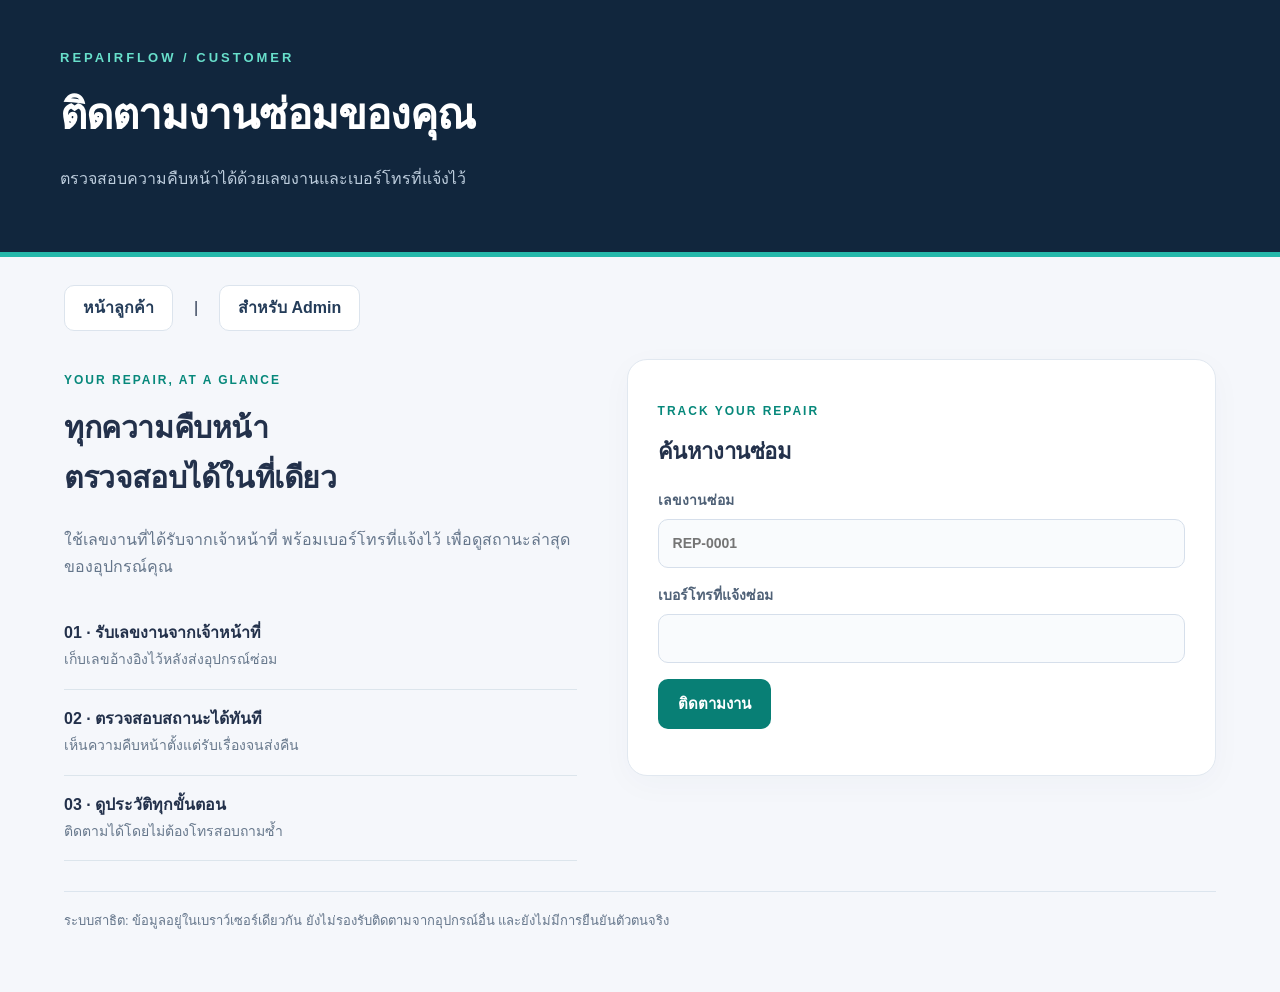
<file: index.html>
<!doctype html><html lang="th"><meta charset="utf-8"><meta name="viewport" content="width=device-width,initial-scale=1"><title>RepairFlow · ลูกค้าติดตามงานซ่อม</title><link rel="stylesheet" href="styles.css"><header><small style="color:#99e7df">REPAIRFLOW / CUSTOMER</small><h1>ติดตามงานซ่อมของคุณ</h1><p>ตรวจสอบความคืบหน้าได้ด้วยเลขงานและเบอร์โทรที่แจ้งไว้</p></header><main><nav><a href="index.html">หน้าลูกค้า</a> &nbsp; | &nbsp; <a href="admin.html">สำหรับ Admin</a></nav><div class="customer-grid"><div><p class="eyebrow">YOUR REPAIR, AT A GLANCE</p><h2 style="font-size:30px">ทุกความคืบหน้า<br>ตรวจสอบได้ในที่เดียว</h2><p class="intro">ใช้เลขงานที่ได้รับจากเจ้าหน้าที่ พร้อมเบอร์โทรที่แจ้งไว้ เพื่อดูสถานะล่าสุดของอุปกรณ์คุณ</p><div class="feature"><b>01 · รับเลขงานจากเจ้าหน้าที่</b><span>เก็บเลขอ้างอิงไว้หลังส่งอุปกรณ์ซ่อม</span></div><div class="feature"><b>02 · ตรวจสอบสถานะได้ทันที</b><span>เห็นความคืบหน้าตั้งแต่รับเรื่องจนส่งคืน</span></div><div class="feature"><b>03 · ดูประวัติทุกขั้นตอน</b><span>ติดตามได้โดยไม่ต้องโทรสอบถามซ้ำ</span></div></div><section><p class="eyebrow">TRACK YOUR REPAIR</p><h2>ค้นหางานซ่อม</h2><form id="tracking"><label>เลขงานซ่อม<input id="ticket" placeholder="REP-0001" required></label><label>เบอร์โทรที่แจ้งซ่อม<input id="contact" type="tel" required pattern="[0-9]{10}" title="ตัวเลข 10 หลัก"></label><button>ติดตามงาน</button></form><p role="status" id="feedback"></p><div id="result"></div></section></div><footer><small>ระบบสาธิต: ข้อมูลอยู่ในเบราว์เซอร์เดียวกัน ยังไม่รองรับติดตามจากอุปกรณ์อื่น และยังไม่มีการยืนยันตัวตนจริง</small></footer></main><script>
const el=id=>document.getElementById(id);let lookup=null;
function track(){el('result').replaceChildren();let jobs=JSON.parse(localStorage.getItem('repairJobs')||'[]');let j=jobs.find(j=>j.id===lookup.id&&j.phone===lookup.phone);el('feedback').textContent=j?'พบงานซ่อมของคุณ':'ไม่พบข้อมูล กรุณาตรวจสอบเลขงานและเบอร์โทร';if(!j)return;let a=document.createElement('article');for(let text of [j.id+' · '+j.device,'อาการเสีย: '+j.issue,'สถานะล่าสุด: '+j.status]){let d=document.createElement('p');d.textContent=text;a.append(d)}let h=document.createElement('h3');h.textContent='ประวัติความคืบหน้า';a.append(h);let ol=document.createElement('ol');for(let status of j.history){let li=document.createElement('li');li.textContent=status;ol.append(li)}a.append(ol);el('result').append(a)}
el('tracking').onsubmit=e=>{e.preventDefault();lookup={id:el('ticket').value.trim().toUpperCase(),phone:el('contact').value.trim()};track()};window.addEventListener('storage',e=>{if(e.key==='repairJobs'&&lookup)track()});
</script></html>
</file>
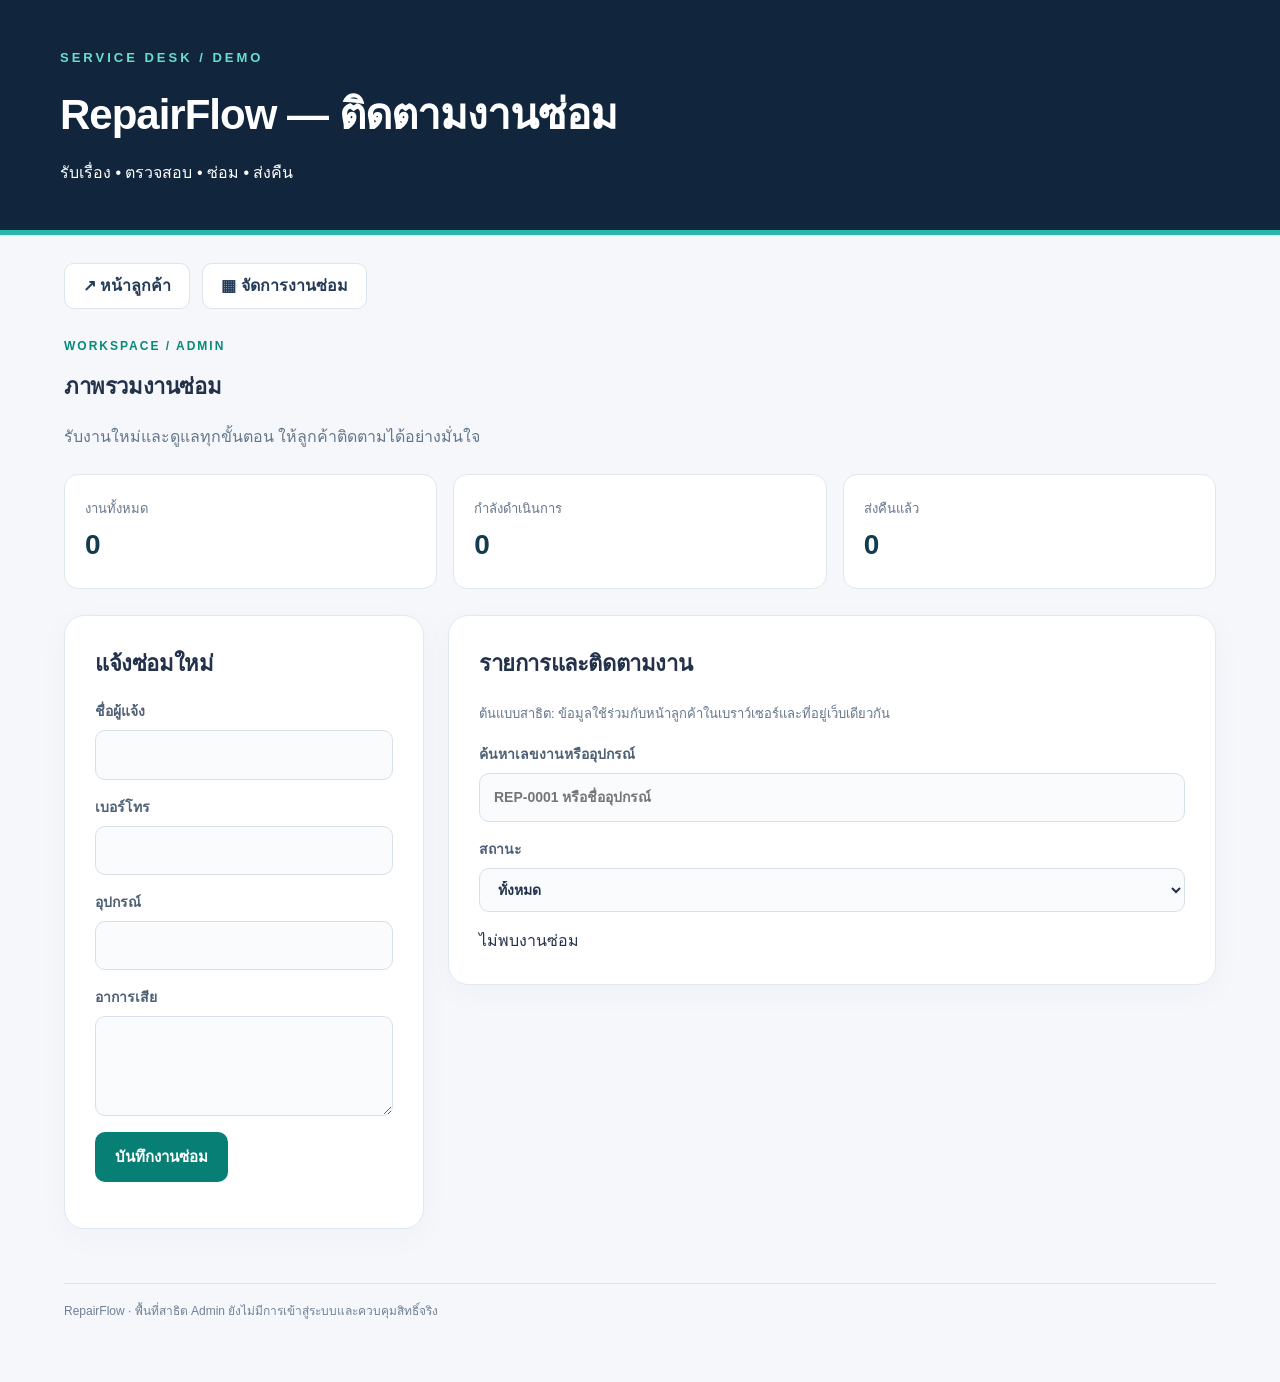
<file: admin.html>
<!doctype html><html lang="th"><meta charset="utf-8"><meta name="viewport" content="width=device-width,initial-scale=1"><title>RepairFlow · ติดตามงานซ่อม</title><link rel="stylesheet" href="styles.css"><header><small style="color:#99e7df">SERVICE DESK / DEMO</small><h1>RepairFlow — ติดตามงานซ่อม</h1>รับเรื่อง • ตรวจสอบ • ซ่อม • ส่งคืน</header><main><nav><a href="index.html">↗ หน้าลูกค้า</a><a href="admin.html" aria-current="page">▦ จัดการงานซ่อม</a></nav><p class="eyebrow">WORKSPACE / ADMIN</p><h2>ภาพรวมงานซ่อม</h2><p class="intro">รับงานใหม่และดูแลทุกขั้นตอน ให้ลูกค้าติดตามได้อย่างมั่นใจ</p><div class="stats"><div class="stat"><small>งานทั้งหมด</small><b id="total">0</b></div><div class="stat"><small>กำลังดำเนินการ</small><b id="active">0</b></div><div class="stat"><small>ส่งคืนแล้ว</small><b id="done">0</b></div></div><div class="admin-grid"><section><h2>แจ้งซ่อมใหม่</h2><form id="form"><label>ชื่อผู้แจ้ง<input id="customer" required maxlength="80"></label><label>เบอร์โทร<input id="phone" required pattern="[0-9]{10}" title="ตัวเลข 10 หลัก"></label><label>อุปกรณ์<input id="device" required maxlength="100"></label><label>อาการเสีย<textarea id="issue" required maxlength="500"></textarea></label><button>บันทึกงานซ่อม</button></form><p id="message" role="status"></p></section><section><h2>รายการและติดตามงาน</h2><p><small>ต้นแบบสาธิต: ข้อมูลใช้ร่วมกับหน้าลูกค้าในเบราว์เซอร์และที่อยู่เว็บเดียวกัน</small></p><label>ค้นหาเลขงานหรืออุปกรณ์<input id="search" placeholder="REP-0001 หรือชื่ออุปกรณ์"></label><label>สถานะ<select id="filter"><option value="">ทั้งหมด</option><option>รับเรื่อง</option><option>กำลังซ่อม</option><option>ซ่อมเสร็จ</option><option>ส่งคืนแล้ว</option></select></label><div id="list"></div></section></div><footer>RepairFlow · พื้นที่สาธิต Admin ยังไม่มีการเข้าสู่ระบบและควบคุมสิทธิ์จริง</footer></main><script>
let jobs=JSON.parse(localStorage.getItem('repairJobs')||'[]');const stages=['รับเรื่อง','กำลังซ่อม','ซ่อมเสร็จ','ส่งคืนแล้ว'];const el=id=>document.getElementById(id);function save(){localStorage.setItem('repairJobs',JSON.stringify(jobs));render()}function render(){el('total').textContent=jobs.length;el('active').textContent=jobs.filter(j=>j.status!=='ส่งคืนแล้ว').length;el('done').textContent=jobs.filter(j=>j.status==='ส่งคืนแล้ว').length;el('list').replaceChildren();let found=jobs.filter(j=>(j.id+' '+j.device).toLowerCase().includes(el('search').value.toLowerCase())&&(!el('filter').value||j.status===el('filter').value));if(!found.length)el('list').textContent='ไม่พบงานซ่อม';for(const j of found){let a=document.createElement('article');let h=document.createElement('h3');h.textContent=j.id+' · '+j.device;a.append(h);let d=document.createElement('p');d.textContent=j.customer+' · '+j.issue;a.append(d);let s=document.createElement('p');s.textContent='สถานะ: '+j.status;a.append(s);let history=document.createElement('small');history.textContent=j.history.join(' → ');a.append(history);let i=stages.indexOf(j.status);if(i<3){let b=document.createElement('button');b.textContent='เปลี่ยนเป็น '+stages[i+1];b.onclick=()=>{j.status=stages[i+1];j.history.push(j.status);save()};a.append(b)}el('list').append(a)}}el('form').onsubmit=e=>{e.preventDefault();let values=['customer','phone','device','issue'].map(id=>el(id).value.trim());if(values.some(v=>!v)){el('message').textContent='กรุณากรอกข้อมูลให้ครบ';return}let id='REP-'+String(jobs.length+1).padStart(4,'0');jobs.push({id,customer:values[0],phone:values[1],device:values[2],issue:values[3],status:stages[0],history:[stages[0]]});save();e.target.reset();el('message').textContent='บันทึกสำเร็จ เลขงาน '+id};el('search').oninput=render;el('filter').onchange=render;render();</script></html>
</file>
<file: styles.css>
*{box-sizing:border-box}body{font:16px/1.65 "Segoe UI",Tahoma,sans-serif;background:#f5f7fb;color:#23314b;margin:0}header{background:#11263d;color:#fff;padding:44px max(24px,calc((100vw - 1160px)/2));border-bottom:5px solid #25b8aa}header h1{font-size:clamp(27px,4vw,42px);letter-spacing:-1px;margin:10px 0}header p{color:#bdcddd;max-width:620px}header small{letter-spacing:3px;color:#68dfcb!important;font-weight:700}main{max-width:1200px;margin:auto;padding:28px 24px 60px}nav{display:flex;gap:12px;align-items:center;margin-bottom:28px;flex-wrap:wrap}nav a{color:#243c59;text-decoration:none;font-weight:600;background:white;border:1px solid #dce4ed;padding:9px 18px;border-radius:10px}nav a:hover{border-color:#079b8d;color:#007a70}section{background:white;padding:30px;border:1px solid #e1e8f0;border-radius:20px;margin-bottom:24px;box-shadow:0 8px 32px #1c365508}h2{font-size:22px;letter-spacing:-.4px;margin-top:0}h3{font-size:18px}label{display:block;font-size:14px;font-weight:600;color:#4e6076;margin-bottom:16px}input,textarea,select{display:block;width:100%;font:inherit;color:#22314b;background:#f9fbfd;padding:12px 14px;margin-top:7px;border:1px solid #d6dfeb;border-radius:10px;min-width:0}textarea{min-height:100px;resize:vertical}input:focus,textarea:focus,select:focus{outline:3px solid #b9eee5;border-color:#078d80}button{font:600 15px "Segoe UI",Tahoma,sans-serif;background:#087f75;border:0;color:white;padding:13px 20px;border-radius:10px;cursor:pointer;min-height:46px}button:hover{background:#05655e}button:focus-visible,a:focus-visible{outline:3px solid #36c6b3;outline-offset:3px}small{font-size:13px;color:#65768b}article{padding:22px;border:1px solid #e0e7ef;border-radius:14px;margin-top:16px;background:#fff}article h3{margin-top:0}article p{overflow-wrap:anywhere}article small{display:block;padding:12px;background:#f0f8f6;border-radius:8px;margin-bottom:14px}#message,#feedback{color:#087b6c;font-weight:600}#list:empty{padding:24px}.admin-grid{display:grid;grid-template-columns:360px minmax(0,1fr);gap:24px;align-items:start}.admin-grid section{min-width:0}.intro{margin:0 0 24px;color:#65768b}.eyebrow{color:#07887b;font-size:12px;font-weight:700;letter-spacing:2px}.stats{display:grid;grid-template-columns:repeat(3,1fr);gap:16px;margin-bottom:26px}.stat{padding:20px;border:1px solid #dfe7ee;background:white;border-radius:14px}.stat b{display:block;font-size:28px;color:#133c50}.customer-grid{display:grid;grid-template-columns:1fr 1.15fr;gap:50px;align-items:start}.customer-grid section{margin:0}.feature{padding:16px 0;border-bottom:1px solid #dce5ec}.feature b{display:block}.feature span{color:#67788c;font-size:14px}ol{padding-left:24px}ol li{padding:10px;border-left:2px solid #29b5a1;margin:8px 0;background:#f1faf7;border-radius:0 8px 8px 0}footer{color:#708096;font-size:12px;margin-top:30px;border-top:1px solid #dce5ee;padding-top:18px}@media(max-width:760px){.admin-grid,.customer-grid{grid-template-columns:1fr;gap:20px}main{padding:20px 16px}section{padding:22px}header{padding:30px 20px}.stats{gap:8px}.stat{padding:12px}.stat b{font-size:24px}nav a{font-size:14px;padding:8px 12px}}
</file>
